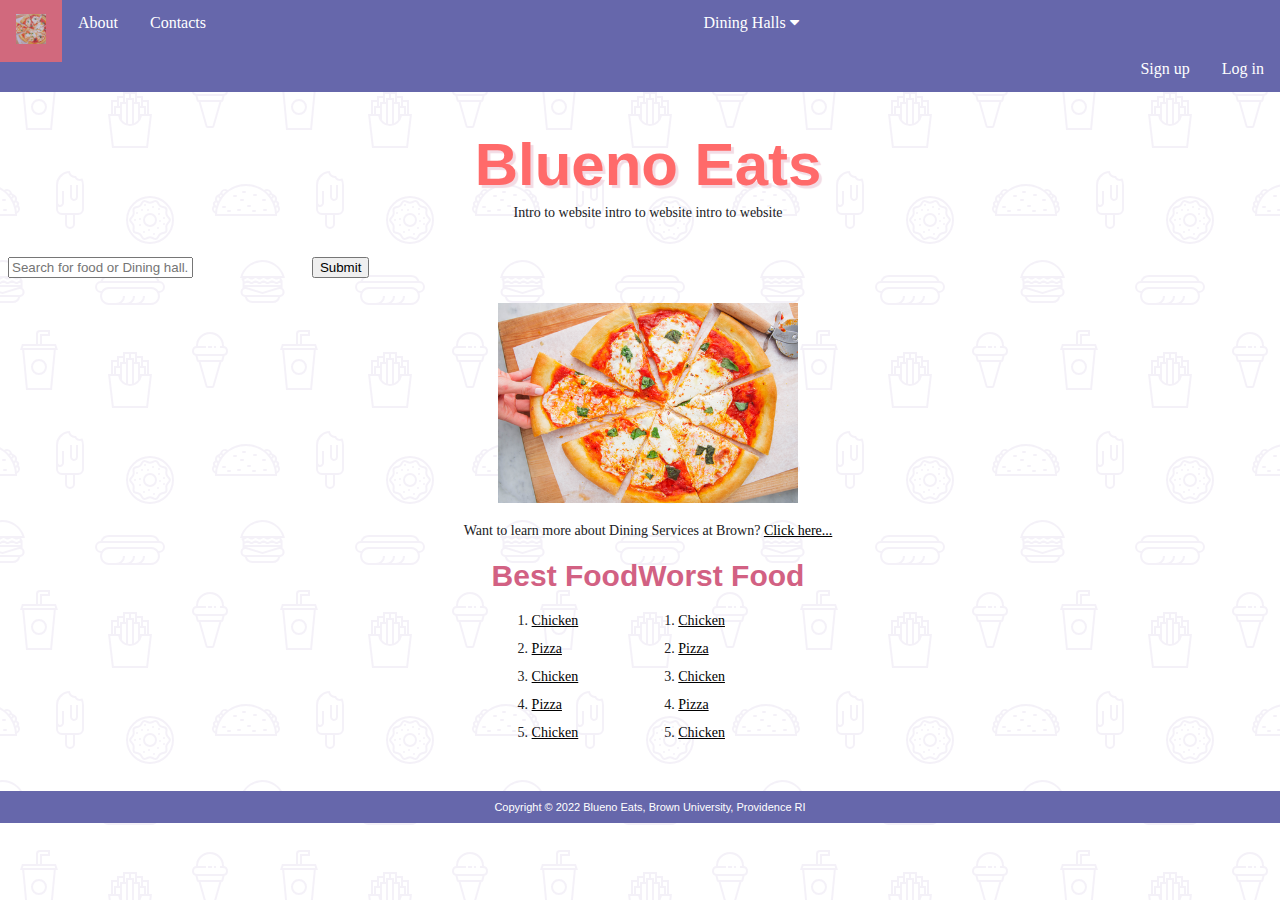
<file: index.html>
<!DOCTYPE html>
<html>
  <head>
    <meta charset="utf-8">
    <title> Blueno Eats Website </title>
    <link rel="stylesheet" href="https://cdnjs.cloudflare.com/ajax/libs/font-awesome/4.7.0/css/font-awesome.min.css">
    <link href="styles/main.css" rel="stylesheet" type="text/css">
    <link href="styles/navigation.css" rel="stylesheet" type="text/css">
    <link href="styles/info.css" rel="stylesheet" type="text/css">
    <link href="styles/ranking.css" rel="stylesheet" type="text/css">
    <link href="styles/search.css" rel="stylesheet" type="text/css">
    <link href="styles/slideshow.css" rel="stylesheet" type="text/css">

    <script src="scripts/main.js" type="text/javascript"></script>

  </head>
  
  <body>
    <div class="nav">
      <!-- TODO: add logo -->
      <a href="index.html" class="nav-home nav-left">
        <img src="img/placeholding.png" class="nav-logo" alt="Navigation Logo">
      </a>
      <a href="about.html" class="nav-left nav-hide"> About</a></li>
      <a href="contact.html" class="nav-left nav-hide"> Contacts</a></li>
      <div class="dropdown" class="nav-left">
        <button class="dropbtn">Dining Halls 
          <i class="fa fa-caret-down"></i>
        </button>
        <div class="dropdown-content">
          <a href="dining.html">Sharpe Refectory</a>
          <a href="dining.html">Andrews Commons</a>
          <a href="dining.html">Verney-Woolley</a>
          <a href="dining.html">Ivy Room</a>
          <a href="dining.html">Josiah's</a>
        </div>
      </div>

      <a href="log in link" class="nav-right"> Log in</a></li>
      <a href="sign up link" class="nav-right"> Sign up</a></li>
      <!-- TODO: Profile manage page -->
    </div>

    <h1> Blueno Eats</h1>
    <p class="brief-content"> Intro to website intro to website intro to website</p>

    <!-- TODO: Implement action -->

    <form autocomplete="off" action="/action_page.php">
      <div class="autocomplete" style="width:300px;">
        <input id="myInput" type="text" name="search-bar" placeholder="Search for food or Dining hall...">
        <script src="scripts/search.js" type="text/javascript"></script>
      </div>
      <input type="submit">
    </form>

    <!-- TODO: Cartoon image -->
    <img src="img/placeholding.png" class="cartoon" alt="Cartoon image">
  
    <div class="additional-content">
      <p> Want to learn more about Dining Services at Brown? 
        <a href="https://dining.brown.edu/" target="_blank">Click here...</a>
      </p>
    </div>
    
    <div class="rank">
      <div class="flex-item flex-left">
        <h2> Best Food</h2>
        <ol>
          <li><a href="food.html"> Chicken</a></li>
          <li><a href="food.html"> Pizza</a></li>
          <li><a href="chicken page"> Chicken</a></li>
          <li><a href="pizza page"> Pizza</a></li>
          <li><a href="chicken page"> Chicken</a></li>
        </ol>
      </div>
      <div class="flex-item flex-right">
      <h2> Worst Food </h2>
        <ol>
          <li><a href="food.html"> Chicken</a></li>
          <li><a href="food.html"> Pizza</a></li>
          <li><a href="chicken page"> Chicken</a></li>
          <li><a href="pizza page"> Pizza</a></li>
          <li><a href="chicken page"> Chicken</a></li>
        </ol>
      </div>
    </div>
  <footer> Copyright © 2022 Blueno Eats, Brown University, Providence RI</footer>
  </body>
  
</html>
</file>
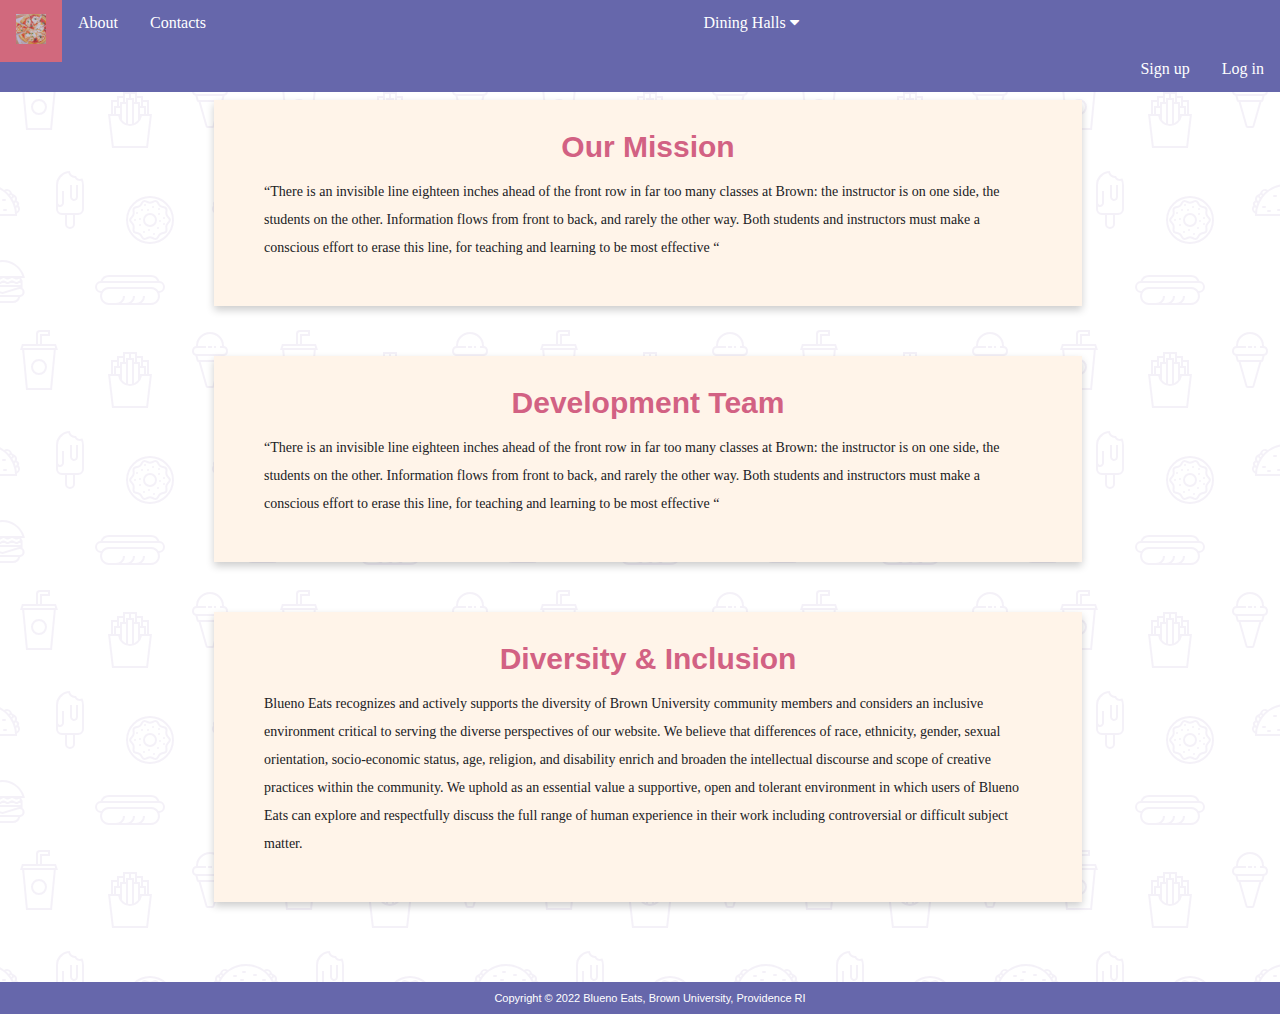
<file: about.html>
<!DOCTYPE html>
<html>
    <head>
        <meta charset="utf-8">
        <title> Blueno Eats Website </title>
        <link rel="stylesheet" href="https://cdnjs.cloudflare.com/ajax/libs/font-awesome/4.7.0/css/font-awesome.min.css">
        <link href="styles/main.css" rel="stylesheet" type="text/css">
        <link href="styles/navigation.css" rel="stylesheet" type="text/css">
        <link href="styles/info.css" rel="stylesheet" type="text/css">
        <link href="styles/ranking.css" rel="stylesheet" type="text/css">
        <link href="styles/search.css" rel="stylesheet" type="text/css">
    </head>
      
    <body>
    <div class="nav">
        <!-- TODO: add logo -->
        <a href="index.html" class="nav-home nav-left">
        <img src="img/placeholding.png" class="nav-logo" alt="Navigation Logo">
        </a>
        <a href="about.html" class="nav-left nav-hide"> About</a></li>
        <a href="contact.html" class="nav-left nav-hide"> Contacts</a></li>
        <div class="dropdown" class="nav-left">
        <button class="dropbtn">Dining Halls 
            <i class="fa fa-caret-down"></i>
        </button>
        <div class="dropdown-content">
            <a href="dining.html">Sharpe Refectory</a>
            <a href="dining.html">Andrews Commons</a>
            <a href="dining.html">Verney-Woolley</a>
            <a href="dining.html">Ivy Room</a>
            <a href="dining.html">Josiah's</a>
        </div>
        </div>

        <a href="log in link" class="nav-right"> Log in</a></li>
        <a href="sign up link" class="nav-right"> Sign up</a></li>
        <!-- TODO: Profile manage page -->
    </div>

    <div class="about top-blank">
        <h2> Our Mission</h2>
        <p>
            “There is an invisible line eighteen inches ahead of the front row in far too many classes at Brown: 
            the instructor is on one side, the students on the other. Information flows from front to back, 
            and rarely the other way. Both students and instructors must make a conscious effort to erase this line, 
            for teaching and learning to be most effective “
        </p>
    </div>
    <div class="about">
    <h2> Development Team</h2>
        <p>
            “There is an invisible line eighteen inches ahead of the front row in far too many classes at Brown: 
            the instructor is on one side, the students on the other. Information flows from front to back, 
            and rarely the other way. Both students and instructors must make a conscious effort to erase this line, 
            for teaching and learning to be most effective “
        </p>
    </div>
    <div class="about">
        <h2> Diversity & Inclusion</h2>
        <p>
            Blueno Eats recognizes and actively supports the diversity of Brown University community members 
            and considers an inclusive environment critical to serving the diverse perspectives of our website.
            We believe that differences of race, ethnicity, gender, sexual orientation, socio-economic status, age, religion, 
            and disability enrich and broaden the intellectual discourse and scope of creative practices within the community. 
            We uphold as an essential value a supportive, open and tolerant environment in which users of Blueno Eats can explore and
            respectfully discuss the full range of human experience in their work including controversial or difficult subject matter. 
        </p>
    </div>
    
  <footer> Copyright © 2022 Blueno Eats, Brown University, Providence RI</footer>
  </body>
  
</html>
</file>
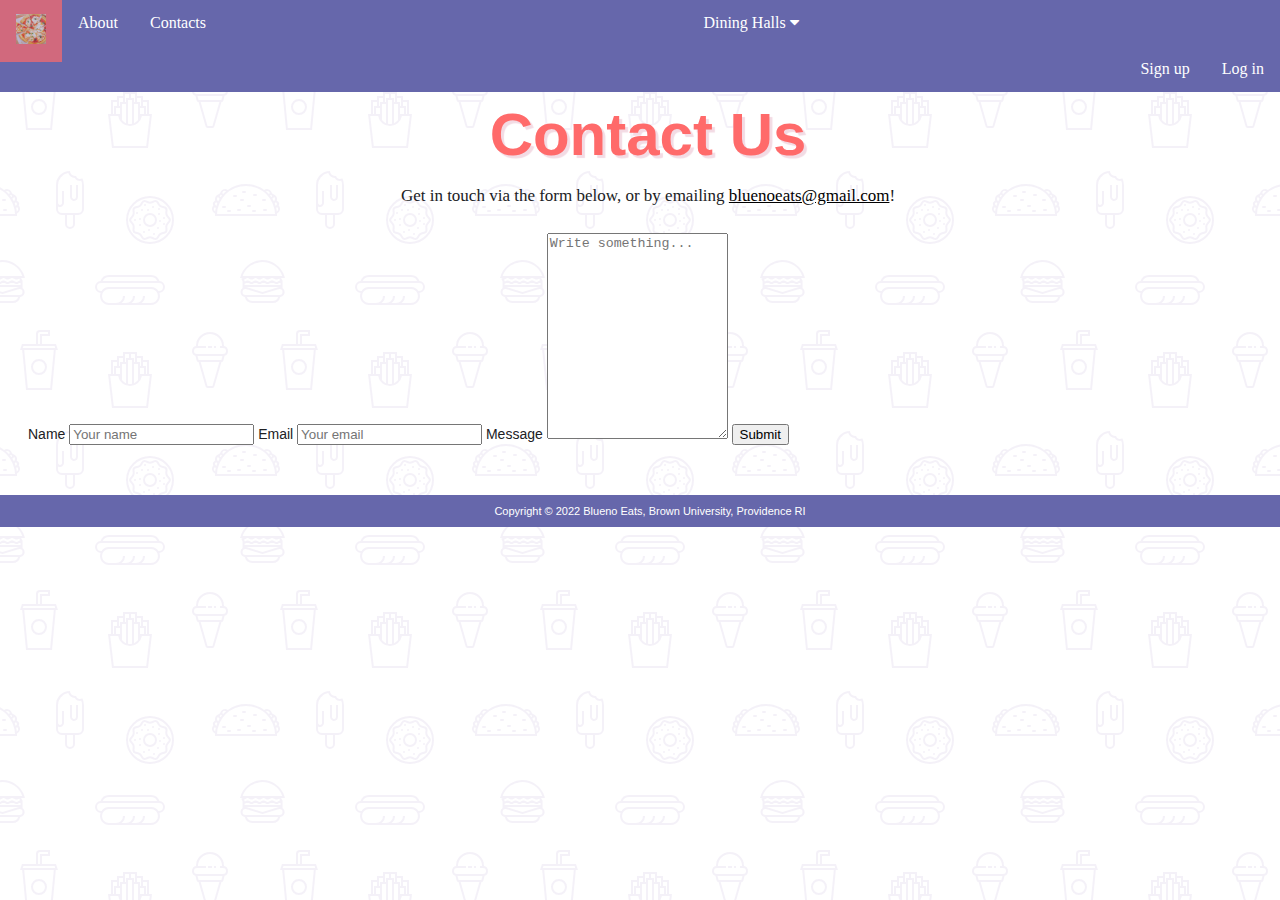
<file: contact.html>
<!DOCTYPE html>
<html>
    <head>
        <meta charset="utf-8">
        <title> Blueno Eats Website </title>
        <link rel="stylesheet" href="https://cdnjs.cloudflare.com/ajax/libs/font-awesome/4.7.0/css/font-awesome.min.css">
        <link href="styles/main.css" rel="stylesheet" type="text/css">
        <link href="styles/navigation.css" rel="stylesheet" type="text/css">
        <link href="styles/info.css" rel="stylesheet" type="text/css">
        <link href="styles/ranking.css" rel="stylesheet" type="text/css">
        <link href="styles/search.css" rel="stylesheet" type="text/css">
    </head>
      
    <body>
    <div class="nav">
        <!-- TODO: add logo -->
        <a href="index.html" class="nav-home nav-left">
        <img src="img/placeholding.png" class="nav-logo" alt="Navigation Logo">
        </a>
        <a href="about.html" class="nav-left nav-hide"> About</a></li>
        <a href="contact.html" class="nav-left nav-hide"> Contacts</a></li>
        <div class="dropdown" class="nav-left">
        <button class="dropbtn">Dining Halls 
            <i class="fa fa-caret-down"></i>
        </button>
        <div class="dropdown-content">
            <a href="dining.html">Sharpe Refectory</a>
            <a href="dining.html">Andrews Commons</a>
            <a href="dining.html">Verney-Woolley</a>
            <a href="dining.html">Ivy Room</a>
            <a href="dining.html">Josiah's</a>
        </div>
        </div>

        <a href="log in link" class="nav-right"> Log in</a></li>
        <a href="sign up link" class="nav-right"> Sign up</a></li>
        <!-- TODO: Profile manage page -->
    </div>

    <h1 id="contact-title"> Contact Us </h1>
    <p id="contact-guide"> Get in touch via the form below, or by emailing
        <a href="mailto:bluenoeats@gmail.com" target="_blank">bluenoeats@gmail.com</a>!</p>
    <div class="contact-container" id="contact-form">
        <form action="action_page.php">
        
            <label for="name">Name</label>
            <input type="text" id="name" name="name" placeholder="Your name">
        
            <label for="email">Email</label>
            <input type="text" id="email" name="email" placeholder="Your email">

        
            <label for="message">Message</label>
            <textarea id="message" name="message" placeholder="Write something..." style="height:200px"></textarea>
        
            <input type="submit" value="Submit">
        
        </form>
        </div>
    
    
    
  <footer> Copyright © 2022 Blueno Eats, Brown University, Providence RI</footer>
  </body>
  
</html>
</file>
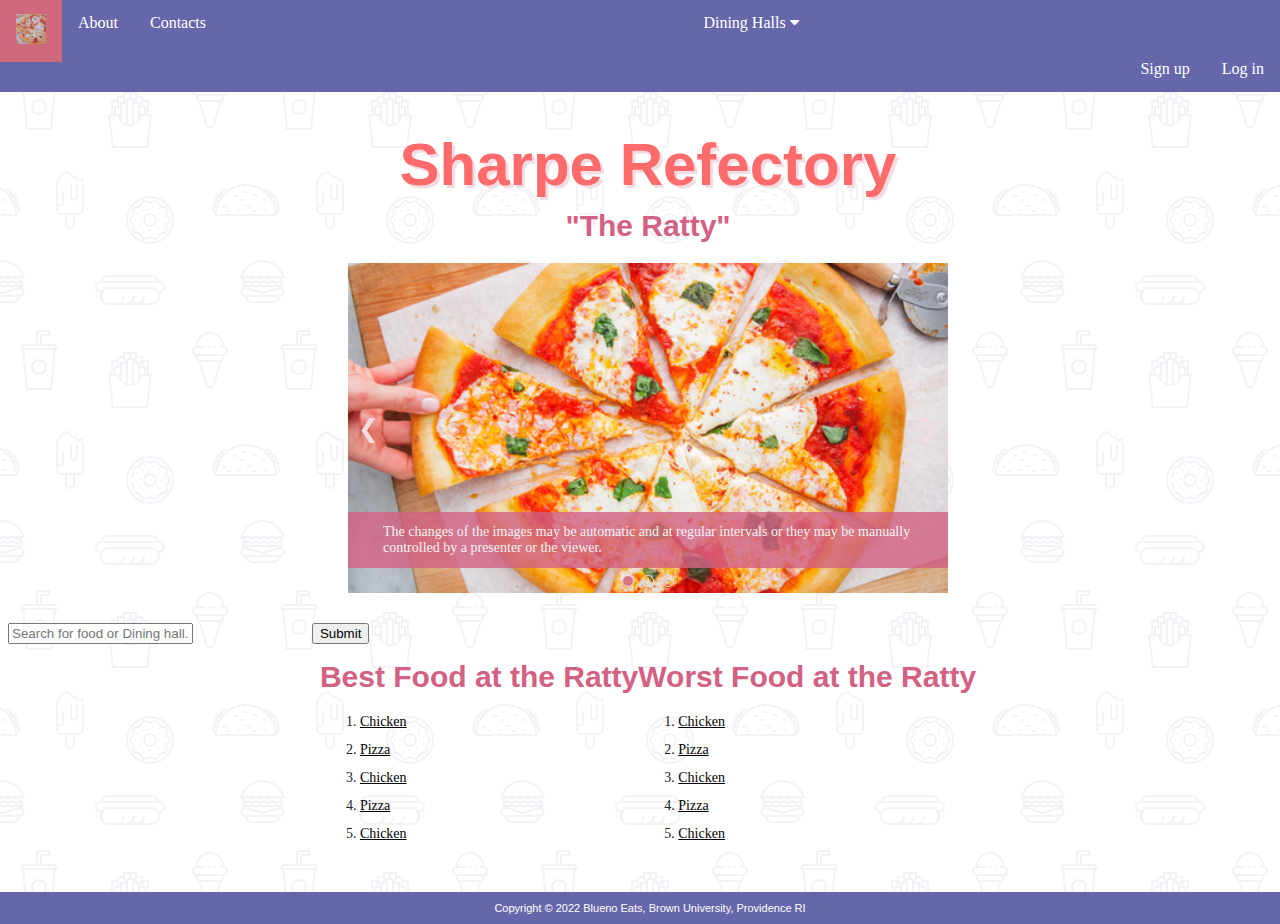
<file: dining.html>
<!DOCTYPE html>
<html>
    <head>
        <meta charset="utf-8">
        <title> Blueno Eats Website </title>
        <link rel="stylesheet" href="https://cdnjs.cloudflare.com/ajax/libs/font-awesome/4.7.0/css/font-awesome.min.css">
        <link href="styles/main.css" rel="stylesheet" type="text/css">
        <link href="styles/navigation.css" rel="stylesheet" type="text/css">
        <link href="styles/info.css" rel="stylesheet" type="text/css">
        <link href="styles/ranking.css" rel="stylesheet" type="text/css">
        <link href="styles/search.css" rel="stylesheet" type="text/css">
        <link href="styles/slideshow.css" rel="stylesheet" type="text/css">

        <script src="scripts/main.js" type="text/javascript"></script>
      </head>
      
      <body>
        <div class="nav">
          <!-- TODO: add logo -->
          <a href="index.html" class="nav-home nav-left">
            <img src="img/placeholding.png" class="nav-logo" alt="Navigation Logo">
          </a>
          <a href="about.html" class="nav-left nav-hide"> About</a></li>
          <a href="contact.html" class="nav-left nav-hide"> Contacts</a></li>
          <div class="dropdown" class="nav-left">
            <button class="dropbtn">Dining Halls 
              <i class="fa fa-caret-down"></i>
            </button>
            <div class="dropdown-content">
              <a href="dining.html">Sharpe Refectory</a>
              <a href="dining.html">Andrews Commons</a>
              <a href="dining.html">Verney-Woolley</a>
              <a href="dining.html">Ivy Room</a>
              <a href="dining.html">Josiah's</a>
            </div>
          </div>
    
          <a href="log in link" class="nav-right"> Log in</a></li>
          <a href="sign up link" class="nav-right"> Sign up</a></li>
          <!-- TODO: Profile manage page -->
        </div>

    <h1> Sharpe Refectory</h1>
    <h2> "The Ratty" </h2>

    <!-- TODO: Dining hall image -->
    <div class="slideshow-container">

        <div class="mySlides fade">
          <img src="img/placeholding.png" class="slide-img">
          <div class="text">The changes of the images may be automatic and at regular intervals or they may be manually controlled by a presenter or the viewer.
            </div>
        </div>
        
        <div class="mySlides fade">
          <img src="img/place2.jpeg" class="slide-img">
          <div class="text">Today in this blog I'll share the image slideshow effect using javascript. In this program, there are five images, and these images automatically change after a certain period. I used JavaScript to change the image after a certain time interval.
          </div>
        </div>
        
        <div class="mySlides fade">
          <img src="img/place3.jpeg" class="slide-img">
          <div class="text">You can copy the codes from the given boxes or download the code files from the given link but I recommend you to download the source code files instead of copying codes because you won't get images if you copy the codes
          </div>
        </div>

        <div class="arrow">
          <div class="arrow-left" onclick="plusDivs(-1)">&#10094;</div>
          <div class="arrow-right" onclick="plusDivs(1)">&#10095;</div>
        </div>

        <div class="dot-container">
          <span class="dot" onclick="currentDiv(1)"></span> 
          <span class="dot" onclick="currentDiv(2)"></span> 
          <span class="dot" onclick="currentDiv(3)"></span> 
      </div>
    </div>
    
    <script src="scripts/main.js" type="text/javascript"></script>
    
    <!-- TODO: Implement action -->
        <form autocomplete="off" action="/action_page.php">
            <div class="autocomplete" style="width:300px;">
                <input id="myInput" type="text" name="search-bar" placeholder="Search for food or Dining hall...">
                <script src="scripts/search.js" type="text/javascript"></script>
            </div>
            <input type="submit">
        </form>

    <br>

    <div class="rank">
      <div class="flex-item flex-left">
        <h2> Best Food at the Ratty</h2>
        <ol>
          <li><a href="chicken page"> Chicken</a></li>
          <li><a href="pizza page"> Pizza</a></li>
          <li><a href="chicken page"> Chicken</a></li>
          <li><a href="pizza page"> Pizza</a></li>
          <li><a href="chicken page"> Chicken</a></li>
        </ol>
      </div>
      <div class="flex-item flex-right">
      <h2> Worst Food at the Ratty </h2>
        <ol>
          <li><a href="food.html"> Chicken</a></li>
          <li><a href="pizza page"> Pizza</a></li>
          <li><a href="chicken page"> Chicken</a></li>
          <li><a href="pizza page"> Pizza</a></li>
          <li><a href="chicken page"> Chicken</a></li>
        </ol>
      </div>
    </div>
  <footer> Copyright © 2022 Blueno Eats, Brown University, Providence RI</footer>
  </body>
  
</html>
</file>
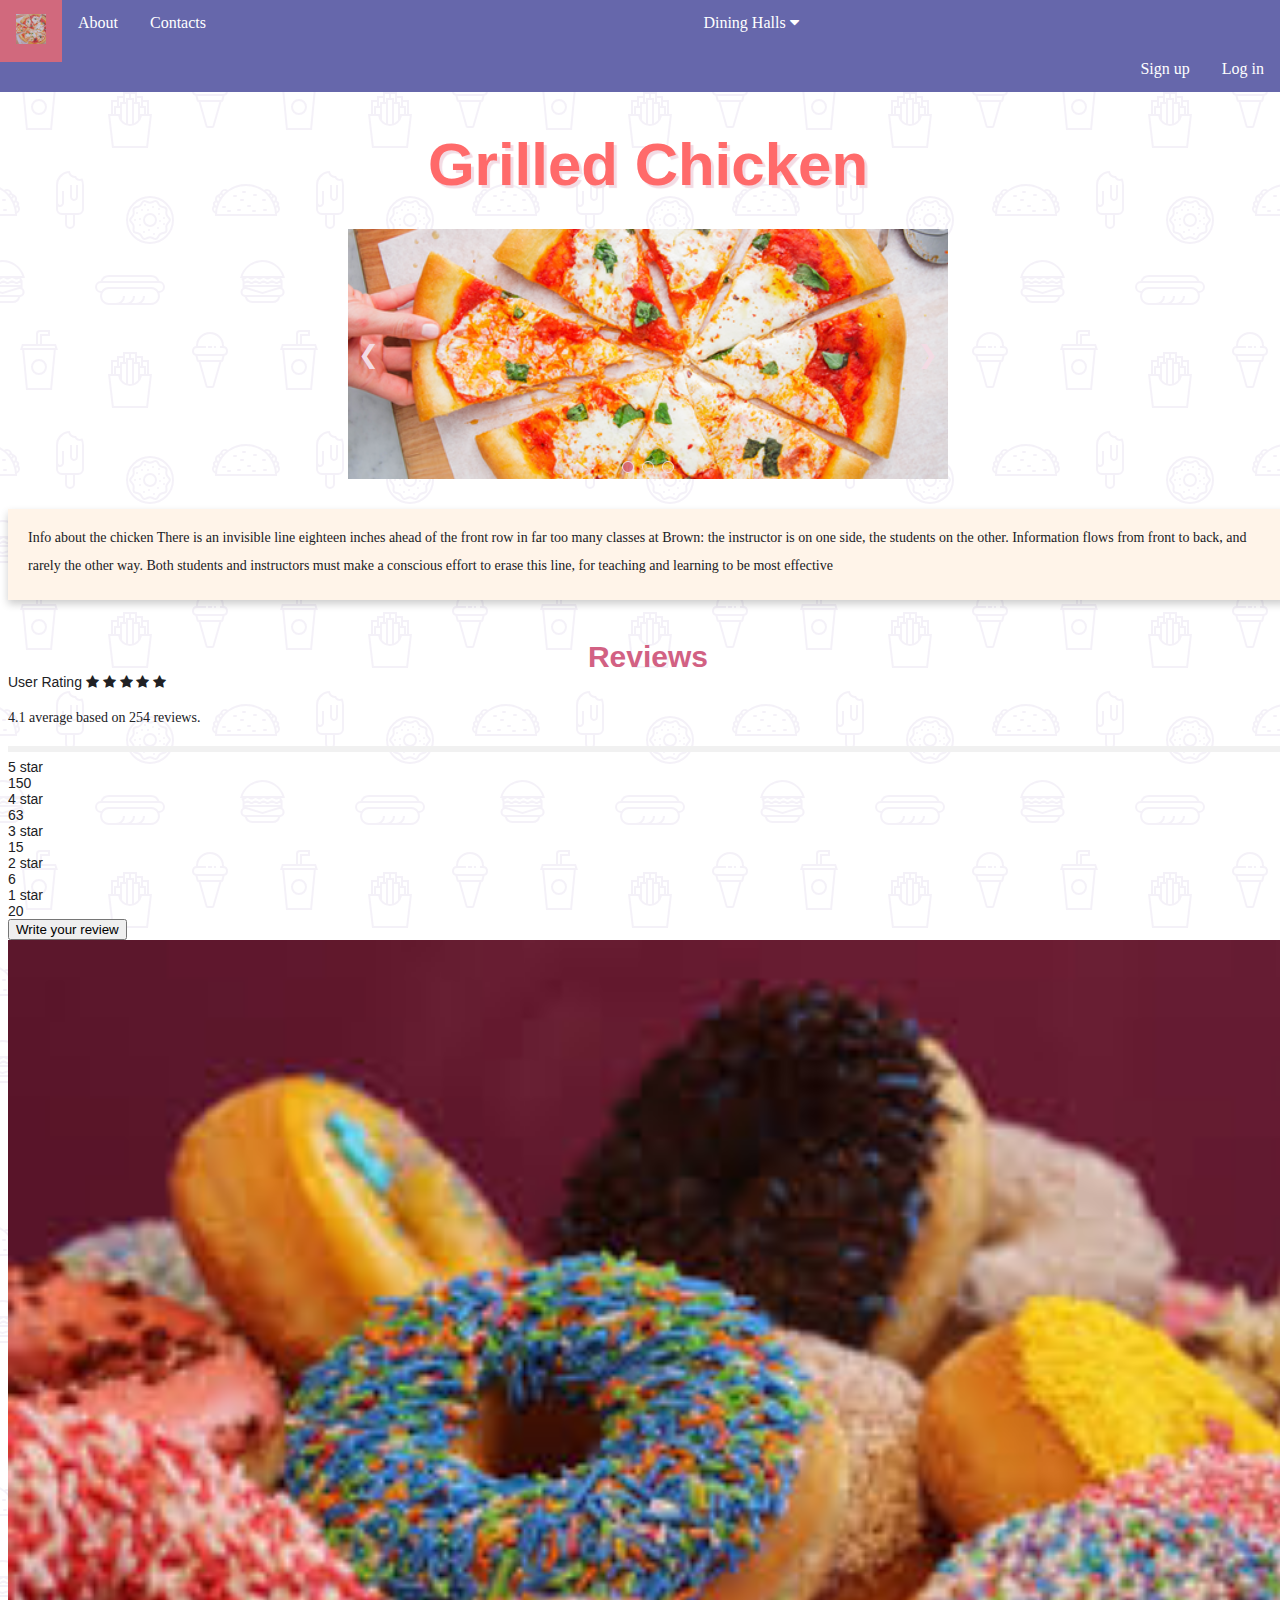
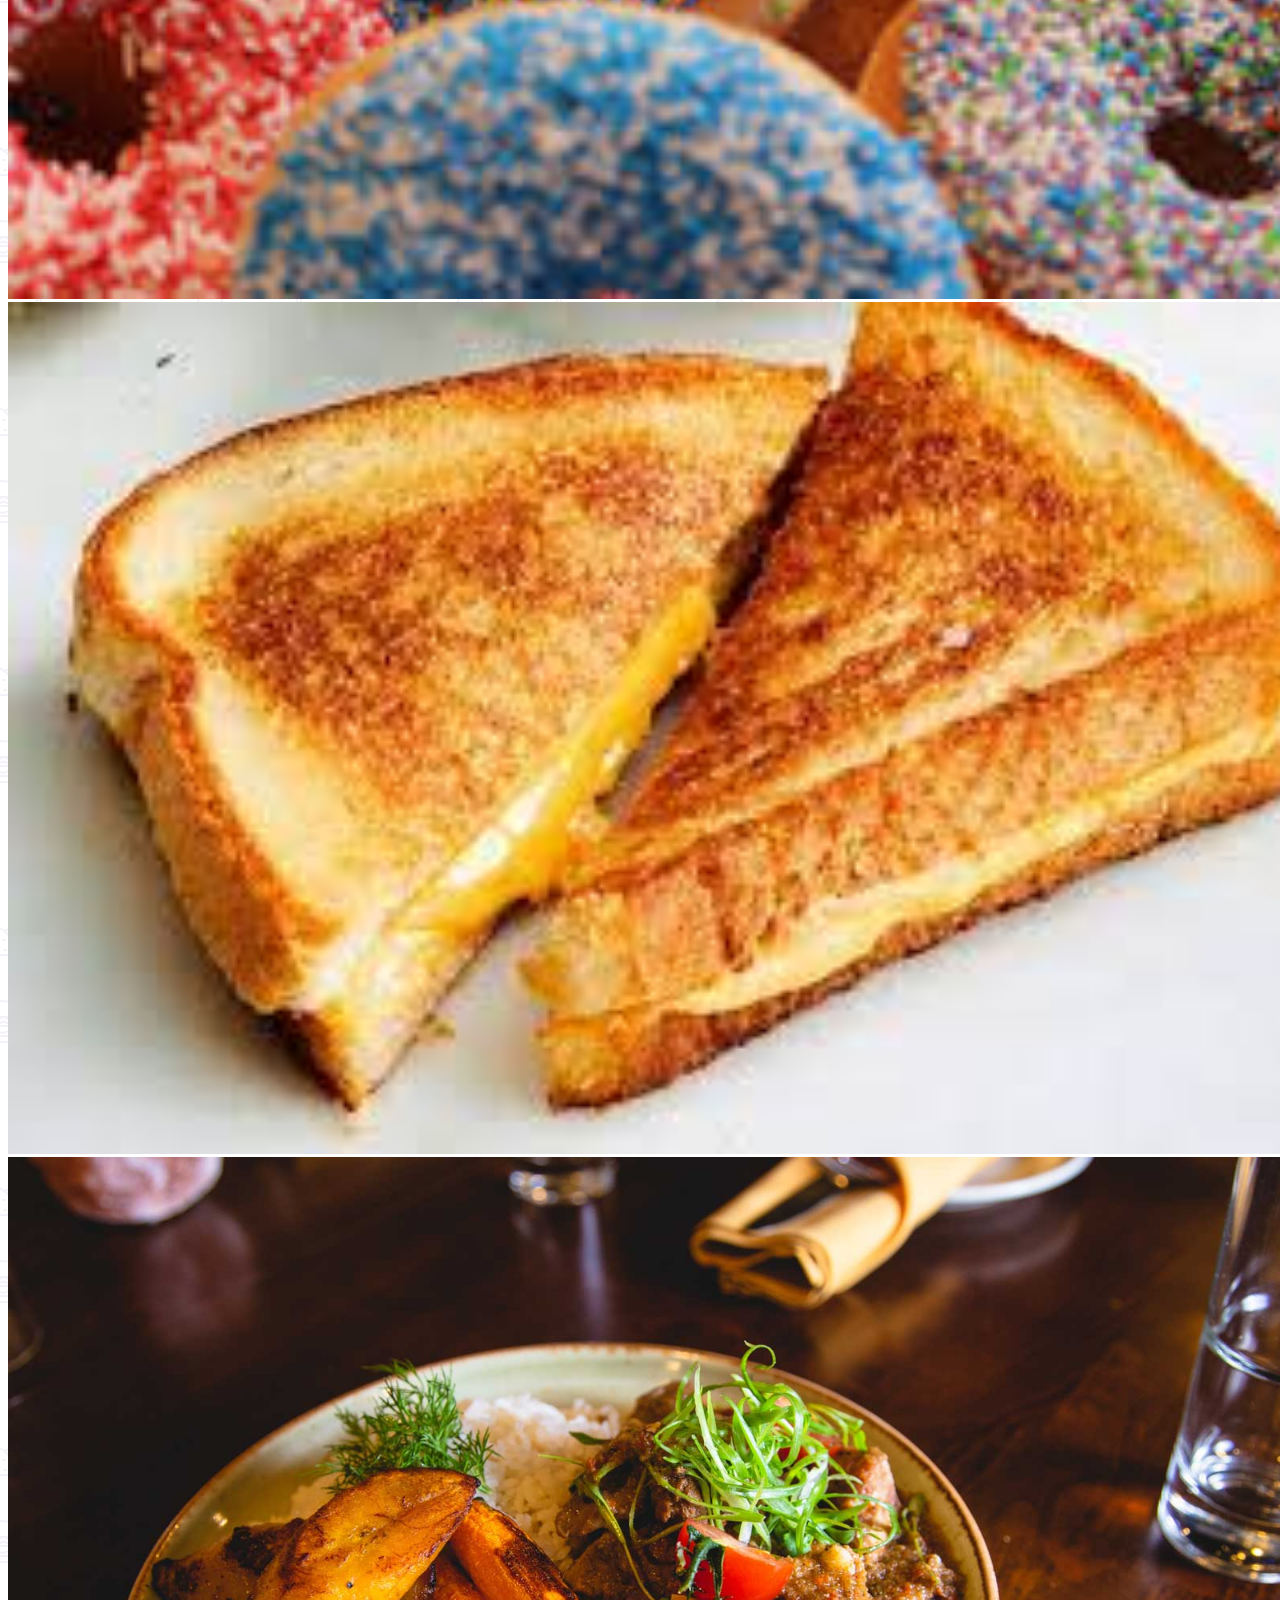
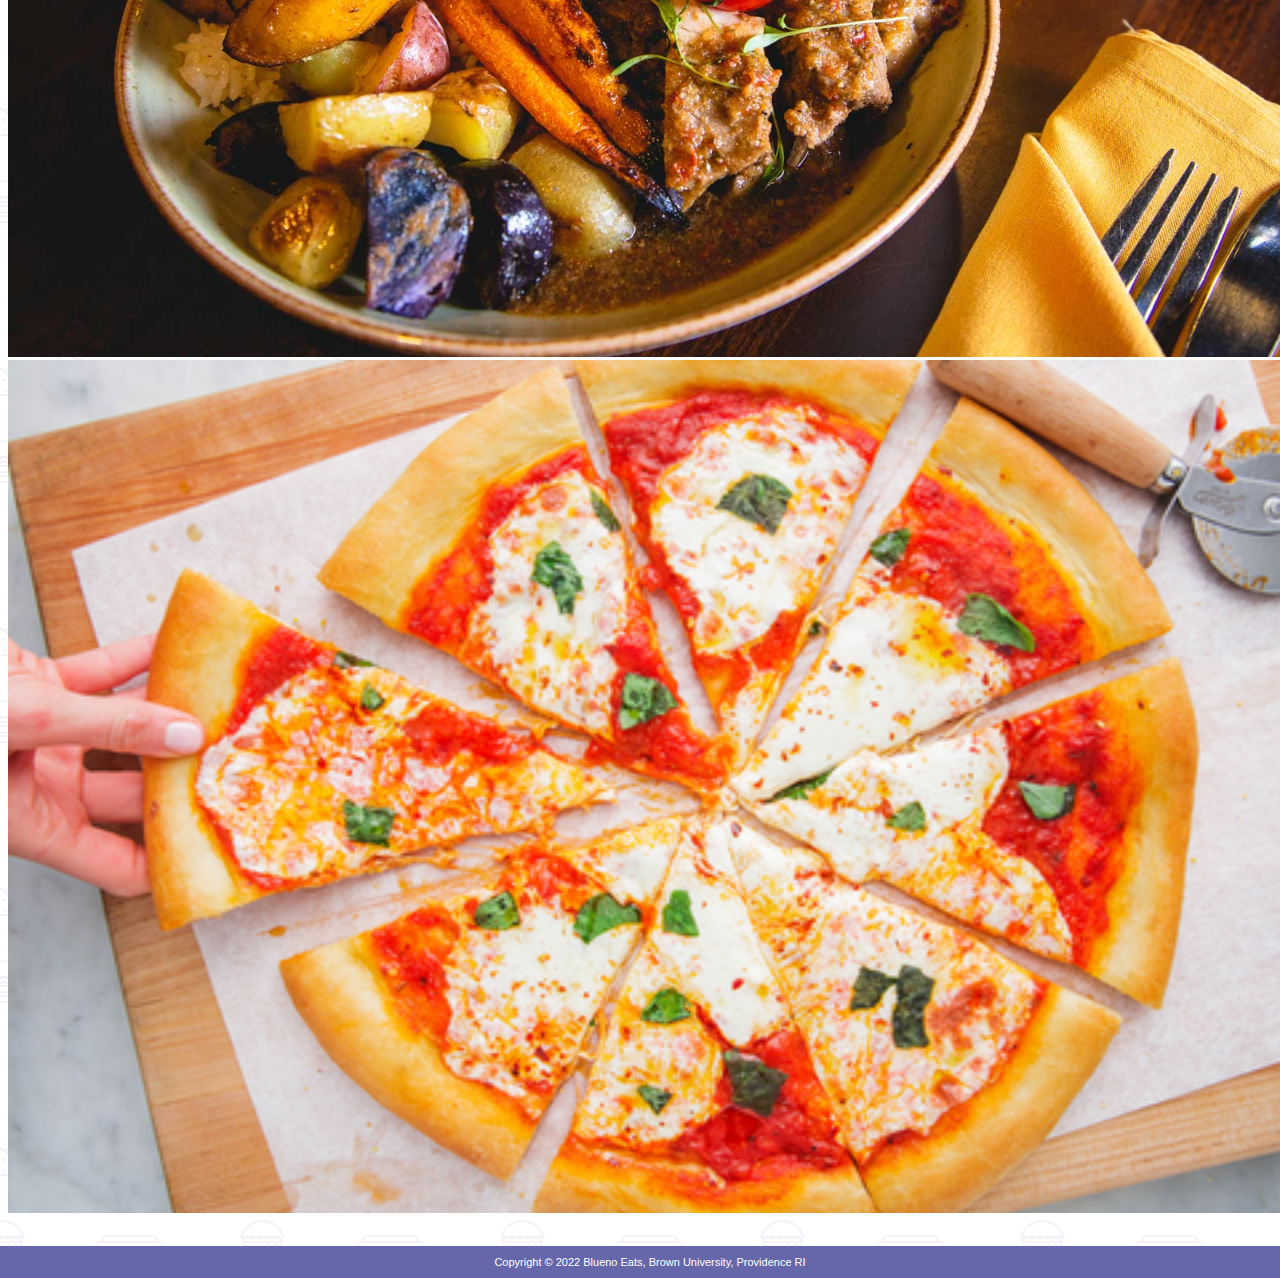
<file: food.html>
<!DOCTYPE html>
<html>
    <head>
        <meta charset="utf-8">
        <title> Blueno Eats Website </title>
        <link rel="stylesheet" href="https://cdnjs.cloudflare.com/ajax/libs/font-awesome/4.7.0/css/font-awesome.min.css">
        <link href="styles/main.css" rel="stylesheet" type="text/css">
        <link href="styles/navigation.css" rel="stylesheet" type="text/css">
        <link href="styles/info.css" rel="stylesheet" type="text/css">
        <link href="styles/ranking.css" rel="stylesheet" type="text/css">
        <link href="styles/search.css" rel="stylesheet" type="text/css">
        <link href="styles/slideshow.css" rel="stylesheet" type="text/css">
        <link href="styles/food.css" rel="stylesheet" type="text/css">
        <link href="styles/modal.css" rel="stylesheet" type="text/css">

        <script src="scripts/auto-slide.js" type="text/javascript"></script>
        <script src="scripts/manual-slide.js" type="text/javascript"></script>
        <script src="scripts/modal.js" type="text/javascript"></script>
    </head>
      
    <body>
    <div class="nav">
        <!-- TODO: add logo -->
        <a href="index.html" class="nav-home nav-left">
        <img src="img/placeholding.png" class="nav-logo" alt="Navigation Logo">
        </a>
        <a href="about.html" class="nav-left nav-hide"> About</a></li>
        <a href="contact.html" class="nav-left nav-hide"> Contacts</a></li>
        <div class="dropdown" class="nav-left">
        <button class="dropbtn">Dining Halls 
            <i class="fa fa-caret-down"></i>
        </button>
        <div class="dropdown-content">
            <a href="dining.html">Sharpe Refectory</a>
            <a href="dining.html">Andrews Commons</a>
            <a href="dining.html">Verney-Woolley</a>
            <a href="dining.html">Ivy Room</a>
            <a href="dining.html">Josiah's</a>
        </div>
        </div>

        <a href="log in link" class="nav-right"> Log in</a></li>
        <a href="sign up link" class="nav-right"> Sign up</a></li>
        <!-- TODO: Profile manage page -->
    </div>

    <div class="food">
        <div class="food-item food-left">
            <h1 id="food-name"> Grilled Chicken </h1>
        </div>
        <div class="food-item food-right slideshow-container">
            <div class="mySlides fade">
                <img src="img/placeholding.png" class="slide-img">
            </div>
            
            <div class="mySlides fade">
                <img src="img/place2.jpeg" class="slide-img">
            </div>
            
            <div class="mySlides fade">
                <img src="img/place3.jpeg" class="slide-img">
            </div>

            <div class="arrow">
                <div class="arrow-left" onclick="plusDivs(-1)">&#10094;</div>
                <div class="arrow-right" onclick="plusDivs(1)">&#10095;</div>
            </div>

            <div class="dot-container">
                <span class="dot" onclick="currentDiv(1)"></span> 
                <span class="dot" onclick="currentDiv(2)"></span> 
                <span class="dot" onclick="currentDiv(3)"></span> 
            </div>
            <script src="scripts/auto-slide.js" type="text/javascript"></script>
        </div>
    </div>
        
     <p class="food-intro"> Info about the chicken
        There is an invisible line eighteen inches ahead of the front row in far too many classes at Brown: 
        the instructor is on one side, the students on the other. Information flows from front to back, 
        and rarely the other way. Both students and instructors must make a conscious effort to erase this line, 
        for teaching and learning to be most effective
     </p>

     <div class="review">
        <h2> Reviews</h2>
        <div class="rate">
            <span class="heading">User Rating</span>
            <span class="fa fa-star checked"></span>
            <span class="fa fa-star checked"></span>
            <span class="fa fa-star checked"></span>
            <span class="fa fa-star checked"></span>
            <span class="fa fa-star"></span>
            <p>4.1 average based on 254 reviews.</p>
            <hr style="border:3px solid #f1f1f1">

            <div class="row">
            <div class="side">
                <div>5 star</div>
            </div>
            <div class="middle">
                <div class="bar-container">
                <div class="bar-5"></div>
                </div>
            </div>
            <div class="side right">
                <div>150</div>
            </div>
            <div class="side">
                <div>4 star</div>
            </div>
            <div class="middle">
                <div class="bar-container">
                <div class="bar-4"></div>
                </div>
            </div>
            <div class="side right">
                <div>63</div>
            </div>
            <div class="side">
                <div>3 star</div>
            </div>
            <div class="middle">
                <div class="bar-container">
                <div class="bar-3"></div>
                </div>
            </div>
            <div class="side right">
                <div>15</div>
            </div>
            <div class="side">
                <div>2 star</div>
            </div>
            <div class="middle">
                <div class="bar-container">
                <div class="bar-2"></div>
                </div>
            </div>
            <div class="side right">
                <div>6</div>
            </div>
            <div class="side">
                <div>1 star</div>
            </div>
            <div class="middle">
                <div class="bar-container">
                <div class="bar-1"></div>
                </div>
            </div>
            <div class="side right">
                <div>20</div>
            </div>
            </div>
        </div>
    </div>

    <button id="myBtn"> Write your review </button>

    <div class="food-imgs">
        <div class="food-imgs-row">
            <div class="food-imgs-col">
              <img src="img/place4.jpeg" style="width:100%" onclick="openModal();currentSlide(1)" class="hover-shadow cursor">
            </div>
            <div class="food-imgs-col">
              <img src="img/place3.jpeg" style="width:100%" onclick="openModal();currentSlide(2)" class="hover-shadow cursor">
            </div>
            <div class="food-imgs-col">
              <img src="img/place2.jpeg" style="width:100%" onclick="openModal();currentSlide(3)" class="hover-shadow cursor">
            </div>
            <div class="food-imgs-col">
              <img src="img/placeholding.png" style="width:100%" onclick="openModal();currentSlide(4)" class="hover-shadow cursor">
            </div>
          </div>
          
          <div id="myModal" class="modal">
            <span class="close" onclick="closeModal()">&times;</span>
            <div class=" modal-content">
          
              <div class="food-imgs-slide">
                <div class="food-imgs-numtext">1 / 4</div>
                <img src="img/place4.jpeg" style="width:100%">
              </div>
          
              <div class="food-imgs-slide">
                <div class="food-imgs-numtext">2 / 4</div>
                <img src="img/place3.jpeg" style="width:100%">
              </div>
          
              <div class="food-imgs-slide">
                <div class="food-imgs-numtext">3 / 4</div>
                <img src="img/place2.jpeg" style="width:100%">
              </div>
              
              <div class="food-imgs-slide">
                <div class="food-imgs-numtext">4 / 4</div>
                <img src="img/placeholding.png" style="width:100%">
              </div>
              
              <a class="food-imgs-prev" onclick="plusSlides(-1)">&#10094;</a>
              <a class="food-imgs-next" onclick="plusSlides(1)">&#10095;</a>
          
              <div class="food-imgs-caption-container">
                <p id="caption"></p>
              </div>
          
              <div class="food-imgs-col">
                <img class="food-imgs-cur cursor" src="img/place4.jpeg" style="width:100%" onclick="currentSlide(1)" alt="Nature and sunrise">
              </div>
              <div class="food-imgs-col">
                <img class="food-imgs-cur cursor" src="img/place3.jpeg" style="width:100%" onclick="currentSlide(2)" alt="Snow">
              </div>
              <div class="food-imgs-col">
                <img class="food-imgs-cur cursor" src="img/place2.jpeg" style="width:100%" onclick="currentSlide(3)" alt="Mountains and fjords">
              </div>
              <div class="food-imgs-col">
                <img class="food-imgs-cur cursor" src="img/placeholding.png" style="width:100%" onclick="currentSlide(4)" alt="Northern Lights">
              </div>
            </div>
          </div>          
    </div>


    
    
  <footer> Copyright © 2022 Blueno Eats, Brown University, Providence RI</footer>
  </body>
  
</html>
</file>
<file: styles/main.css>
/* typography */
html {
  font-size: 14px;
  color: #202124;
  font-family: League Spartan,Helvetica,Arial,sans-serif;
}

body {
  width: 100%;
  background-color: #fff;
  background-image: url("data:image/svg+xml,%3Csvg xmlns='http://www.w3.org/2000/svg' width='260' height='260' viewBox='0 0 260 260'%3E%3Cg fill-rule='evenodd'%3E%3Cg fill='%23ccbee2' fill-opacity='0.21'%3E%3Cpath d='M24.37 16c.2.65.39 1.32.54 2H21.17l1.17 2.34.45.9-.24.11V28a5 5 0 0 1-2.23 8.94l-.02.06a8 8 0 0 1-7.75 6h-20a8 8 0 0 1-7.74-6l-.02-.06A5 5 0 0 1-17.45 28v-6.76l-.79-1.58-.44-.9.9-.44.63-.32H-20a23.01 23.01 0 0 1 44.37-2zm-36.82 2a1 1 0 0 0-.44.1l-3.1 1.56.89 1.79 1.31-.66a3 3 0 0 1 2.69 0l2.2 1.1a1 1 0 0 0 .9 0l2.21-1.1a3 3 0 0 1 2.69 0l2.2 1.1a1 1 0 0 0 .9 0l2.21-1.1a3 3 0 0 1 2.69 0l2.2 1.1a1 1 0 0 0 .86.02l2.88-1.27a3 3 0 0 1 2.43 0l2.88 1.27a1 1 0 0 0 .85-.02l3.1-1.55-.89-1.79-1.42.71a3 3 0 0 1-2.56.06l-2.77-1.23a1 1 0 0 0-.4-.09h-.01a1 1 0 0 0-.4.09l-2.78 1.23a3 3 0 0 1-2.56-.06l-2.3-1.15a1 1 0 0 0-.45-.11h-.01a1 1 0 0 0-.44.1L.9 19.22a3 3 0 0 1-2.69 0l-2.2-1.1a1 1 0 0 0-.45-.11h-.01a1 1 0 0 0-.44.1l-2.21 1.11a3 3 0 0 1-2.69 0l-2.2-1.1a1 1 0 0 0-.45-.11h-.01zm0-2h-4.9a21.01 21.01 0 0 1 39.61 0h-2.09l-.06-.13-.26.13h-32.31zm30.35 7.68l1.36-.68h1.3v2h-36v-1.15l.34-.17 1.36-.68h2.59l1.36.68a3 3 0 0 0 2.69 0l1.36-.68h2.59l1.36.68a3 3 0 0 0 2.69 0L2.26 23h2.59l1.36.68a3 3 0 0 0 2.56.06l1.67-.74h3.23l1.67.74a3 3 0 0 0 2.56-.06zM-13.82 27l16.37 4.91L18.93 27h-32.75zm-.63 2h.34l16.66 5 16.67-5h.33a3 3 0 1 1 0 6h-34a3 3 0 1 1 0-6zm1.35 8a6 6 0 0 0 5.65 4h20a6 6 0 0 0 5.66-4H-13.1z'/%3E%3Cpath id='path6_fill-copy' d='M284.37 16c.2.65.39 1.32.54 2H281.17l1.17 2.34.45.9-.24.11V28a5 5 0 0 1-2.23 8.94l-.02.06a8 8 0 0 1-7.75 6h-20a8 8 0 0 1-7.74-6l-.02-.06a5 5 0 0 1-2.24-8.94v-6.76l-.79-1.58-.44-.9.9-.44.63-.32H240a23.01 23.01 0 0 1 44.37-2zm-36.82 2a1 1 0 0 0-.44.1l-3.1 1.56.89 1.79 1.31-.66a3 3 0 0 1 2.69 0l2.2 1.1a1 1 0 0 0 .9 0l2.21-1.1a3 3 0 0 1 2.69 0l2.2 1.1a1 1 0 0 0 .9 0l2.21-1.1a3 3 0 0 1 2.69 0l2.2 1.1a1 1 0 0 0 .86.02l2.88-1.27a3 3 0 0 1 2.43 0l2.88 1.27a1 1 0 0 0 .85-.02l3.1-1.55-.89-1.79-1.42.71a3 3 0 0 1-2.56.06l-2.77-1.23a1 1 0 0 0-.4-.09h-.01a1 1 0 0 0-.4.09l-2.78 1.23a3 3 0 0 1-2.56-.06l-2.3-1.15a1 1 0 0 0-.45-.11h-.01a1 1 0 0 0-.44.1l-2.21 1.11a3 3 0 0 1-2.69 0l-2.2-1.1a1 1 0 0 0-.45-.11h-.01a1 1 0 0 0-.44.1l-2.21 1.11a3 3 0 0 1-2.69 0l-2.2-1.1a1 1 0 0 0-.45-.11h-.01zm0-2h-4.9a21.01 21.01 0 0 1 39.61 0h-2.09l-.06-.13-.26.13h-32.31zm30.35 7.68l1.36-.68h1.3v2h-36v-1.15l.34-.17 1.36-.68h2.59l1.36.68a3 3 0 0 0 2.69 0l1.36-.68h2.59l1.36.68a3 3 0 0 0 2.69 0l1.36-.68h2.59l1.36.68a3 3 0 0 0 2.56.06l1.67-.74h3.23l1.67.74a3 3 0 0 0 2.56-.06zM246.18 27l16.37 4.91L278.93 27h-32.75zm-.63 2h.34l16.66 5 16.67-5h.33a3 3 0 1 1 0 6h-34a3 3 0 1 1 0-6zm1.35 8a6 6 0 0 0 5.65 4h20a6 6 0 0 0 5.66-4H246.9z'/%3E%3Cpath d='M159.5 21.02A9 9 0 0 0 151 15h-42a9 9 0 0 0-8.5 6.02 6 6 0 0 0 .02 11.96A8.99 8.99 0 0 0 109 45h42a9 9 0 0 0 8.48-12.02 6 6 0 0 0 .02-11.96zM151 17h-42a7 7 0 0 0-6.33 4h54.66a7 7 0 0 0-6.33-4zm-9.34 26a8.98 8.98 0 0 0 3.34-7h-2a7 7 0 0 1-7 7h-4.34a8.98 8.98 0 0 0 3.34-7h-2a7 7 0 0 1-7 7h-4.34a8.98 8.98 0 0 0 3.34-7h-2a7 7 0 0 1-7 7h-7a7 7 0 1 1 0-14h42a7 7 0 1 1 0 14h-9.34zM109 27a9 9 0 0 0-7.48 4H101a4 4 0 1 1 0-8h58a4 4 0 0 1 0 8h-.52a9 9 0 0 0-7.48-4h-42z'/%3E%3Cpath d='M39 115a8 8 0 1 0 0-16 8 8 0 0 0 0 16zm6-8a6 6 0 1 1-12 0 6 6 0 0 1 12 0zm-3-29v-2h8v-6H40a4 4 0 0 0-4 4v10H22l-1.33 4-.67 2h2.19L26 130h26l3.81-40H58l-.67-2L56 84H42v-6zm-4-4v10h2V74h8v-2h-8a2 2 0 0 0-2 2zm2 12h14.56l.67 2H22.77l.67-2H40zm13.8 4H24.2l3.62 38h22.36l3.62-38z'/%3E%3Cpath d='M129 92h-6v4h-6v4h-6v14h-3l.24 2 3.76 32h36l3.76-32 .24-2h-3v-14h-6v-4h-6v-4h-8zm18 22v-12h-4v4h3v8h1zm-3 0v-6h-4v6h4zm-6 6v-16h-4v19.17c1.6-.7 2.97-1.8 4-3.17zm-6 3.8V100h-4v23.8a10.04 10.04 0 0 0 4 0zm-6-.63V104h-4v16a10.04 10.04 0 0 0 4 3.17zm-6-9.17v-6h-4v6h4zm-6 0v-8h3v-4h-4v12h1zm27-12v-4h-4v4h3v4h1v-4zm-6 0v-8h-4v4h3v4h1zm-6-4v-4h-4v8h1v-4h3zm-6 4v-4h-4v8h1v-4h3zm7 24a12 12 0 0 0 11.83-10h7.92l-3.53 30h-32.44l-3.53-30h7.92A12 12 0 0 0 130 126z'/%3E%3Cpath d='M212 86v2h-4v-2h4zm4 0h-2v2h2v-2zm-20 0v.1a5 5 0 0 0-.56 9.65l.06.25 1.12 4.48a2 2 0 0 0 1.94 1.52h.01l7.02 24.55a2 2 0 0 0 1.92 1.45h4.98a2 2 0 0 0 1.92-1.45l7.02-24.55a2 2 0 0 0 1.95-1.52L224.5 96l.06-.25a5 5 0 0 0-.56-9.65V86a14 14 0 0 0-28 0zm4 0h6v2h-9a3 3 0 1 0 0 6H223a3 3 0 1 0 0-6H220v-2h2a12 12 0 1 0-24 0h2zm-1.44 14l-1-4h24.88l-1 4h-22.88zm8.95 26l-6.86-24h18.7l-6.86 24h-4.98zM150 242a22 22 0 1 0 0-44 22 22 0 0 0 0 44zm24-22a24 24 0 1 1-48 0 24 24 0 0 1 48 0zm-28.38 17.73l2.04-.87a6 6 0 0 1 4.68 0l2.04.87a2 2 0 0 0 2.5-.82l1.14-1.9a6 6 0 0 1 3.79-2.75l2.15-.5a2 2 0 0 0 1.54-2.12l-.19-2.2a6 6 0 0 1 1.45-4.46l1.45-1.67a2 2 0 0 0 0-2.62l-1.45-1.67a6 6 0 0 1-1.45-4.46l.2-2.2a2 2 0 0 0-1.55-2.13l-2.15-.5a6 6 0 0 1-3.8-2.75l-1.13-1.9a2 2 0 0 0-2.5-.8l-2.04.86a6 6 0 0 1-4.68 0l-2.04-.87a2 2 0 0 0-2.5.82l-1.14 1.9a6 6 0 0 1-3.79 2.75l-2.15.5a2 2 0 0 0-1.54 2.12l.19 2.2a6 6 0 0 1-1.45 4.46l-1.45 1.67a2 2 0 0 0 0 2.62l1.45 1.67a6 6 0 0 1 1.45 4.46l-.2 2.2a2 2 0 0 0 1.55 2.13l2.15.5a6 6 0 0 1 3.8 2.75l1.13 1.9a2 2 0 0 0 2.5.8zm2.82.97a4 4 0 0 1 3.12 0l2.04.87a4 4 0 0 0 4.99-1.62l1.14-1.9a4 4 0 0 1 2.53-1.84l2.15-.5a4 4 0 0 0 3.09-4.24l-.2-2.2a4 4 0 0 1 .97-2.98l1.45-1.67a4 4 0 0 0 0-5.24l-1.45-1.67a4 4 0 0 1-.97-2.97l.2-2.2a4 4 0 0 0-3.09-4.25l-2.15-.5a4 4 0 0 1-2.53-1.84l-1.14-1.9a4 4 0 0 0-5-1.62l-2.03.87a4 4 0 0 1-3.12 0l-2.04-.87a4 4 0 0 0-4.99 1.62l-1.14 1.9a4 4 0 0 1-2.53 1.84l-2.15.5a4 4 0 0 0-3.09 4.24l.2 2.2a4 4 0 0 1-.97 2.98l-1.45 1.67a4 4 0 0 0 0 5.24l1.45 1.67a4 4 0 0 1 .97 2.97l-.2 2.2a4 4 0 0 0 3.09 4.25l2.15.5a4 4 0 0 1 2.53 1.84l1.14 1.9a4 4 0 0 0 5 1.62l2.03-.87zM152 207a1 1 0 1 1 2 0 1 1 0 0 1-2 0zm6 2a1 1 0 1 1 2 0 1 1 0 0 1-2 0zm-11 1a1 1 0 1 1 2 0 1 1 0 0 1-2 0zm-6 0a1 1 0 1 1 2 0 1 1 0 0 1-2 0zm3-5a1 1 0 1 1 2 0 1 1 0 0 1-2 0zm-8 8a1 1 0 1 1 2 0 1 1 0 0 1-2 0zm3 6a1 1 0 1 1 2 0 1 1 0 0 1-2 0zm0 6a1 1 0 1 1 2 0 1 1 0 0 1-2 0zm4 7a1 1 0 1 1 2 0 1 1 0 0 1-2 0zm5-2a1 1 0 1 1 2 0 1 1 0 0 1-2 0zm5 4a1 1 0 1 1 2 0 1 1 0 0 1-2 0zm4-6a1 1 0 1 1 2 0 1 1 0 0 1-2 0zm6-4a1 1 0 1 1 2 0 1 1 0 0 1-2 0zm-4-3a1 1 0 1 1 2 0 1 1 0 0 1-2 0zm4-3a1 1 0 1 1 2 0 1 1 0 0 1-2 0zm-5-4a1 1 0 1 1 2 0 1 1 0 0 1-2 0zm-24 6a1 1 0 1 1 2 0 1 1 0 0 1-2 0zm16 5a5 5 0 1 0 0-10 5 5 0 0 0 0 10zm7-5a7 7 0 1 1-14 0 7 7 0 0 1 14 0zm86-29a1 1 0 0 0 0 2h2a1 1 0 0 0 0-2h-2zm19 9a1 1 0 0 1 1-1h2a1 1 0 0 1 0 2h-2a1 1 0 0 1-1-1zm-14 5a1 1 0 0 0 0 2h2a1 1 0 0 0 0-2h-2zm-25 1a1 1 0 0 0 0 2h2a1 1 0 0 0 0-2h-2zm5 4a1 1 0 0 0 0 2h2a1 1 0 0 0 0-2h-2zm9 0a1 1 0 0 1 1-1h2a1 1 0 0 1 0 2h-2a1 1 0 0 1-1-1zm15 1a1 1 0 0 1 1-1h2a1 1 0 0 1 0 2h-2a1 1 0 0 1-1-1zm12-2a1 1 0 0 0 0 2h2a1 1 0 0 0 0-2h-2zm-11-14a1 1 0 0 1 1-1h2a1 1 0 0 1 0 2h-2a1 1 0 0 1-1-1zm-19 0a1 1 0 0 0 0 2h2a1 1 0 0 0 0-2h-2zm6 5a1 1 0 0 1 1-1h2a1 1 0 0 1 0 2h-2a1 1 0 0 1-1-1zm-25 15c0-.47.01-.94.03-1.4a5 5 0 0 1-1.7-8 3.99 3.99 0 0 1 1.88-5.18 5 5 0 0 1 3.4-6.22 3 3 0 0 1 1.46-1.05 5 5 0 0 1 7.76-3.27A30.86 30.86 0 0 1 246 184c6.79 0 13.06 2.18 18.17 5.88a5 5 0 0 1 7.76 3.27 3 3 0 0 1 1.47 1.05 5 5 0 0 1 3.4 6.22 4 4 0 0 1 1.87 5.18 4.98 4.98 0 0 1-1.7 8c.02.46.03.93.03 1.4v1h-62v-1zm.83-7.17a30.9 30.9 0 0 0-.62 3.57 3 3 0 0 1-.61-4.2c.37.28.78.49 1.23.63zm1.49-4.61c-.36.87-.68 1.76-.96 2.68a2 2 0 0 1-.21-3.71c.33.4.73.75 1.17 1.03zm2.32-4.54c-.54.86-1.03 1.76-1.49 2.68a3 3 0 0 1-.07-4.67 3 3 0 0 0 1.56 1.99zm1.14-1.7c.35-.5.72-.98 1.1-1.46a1 1 0 1 0-1.1 1.45zm5.34-5.77c-1.03.86-2 1.79-2.9 2.77a3 3 0 0 0-1.11-.77 3 3 0 0 1 4-2zm42.66 2.77c-.9-.98-1.87-1.9-2.9-2.77a3 3 0 0 1 4.01 2 3 3 0 0 0-1.1.77zm1.34 1.54c.38.48.75.96 1.1 1.45a1 1 0 1 0-1.1-1.45zm3.73 5.84c-.46-.92-.95-1.82-1.5-2.68a3 3 0 0 0 1.57-1.99 3 3 0 0 1-.07 4.67zm1.8 4.53c-.29-.9-.6-1.8-.97-2.67.44-.28.84-.63 1.17-1.03a2 2 0 0 1-.2 3.7zm1.14 5.51c-.14-1.21-.35-2.4-.62-3.57.45-.14.86-.35 1.23-.63a2.99 2.99 0 0 1-.6 4.2zM275 214a29 29 0 0 0-57.97 0h57.96zM72.33 198.12c-.21-.32-.34-.7-.34-1.12v-12h-2v12a4.01 4.01 0 0 0 7.09 2.54c.57-.69.91-1.57.91-2.54v-12h-2v12a1.99 1.99 0 0 1-2 2 2 2 0 0 1-1.66-.88zM75 176c.38 0 .74-.04 1.1-.12a4 4 0 0 0 6.19 2.4A13.94 13.94 0 0 1 84 185v24a6 6 0 0 1-6 6h-3v9a5 5 0 1 1-10 0v-9h-3a6 6 0 0 1-6-6v-24a14 14 0 0 1 14-14 5 5 0 0 0 5 5zm-17 15v12a1.99 1.99 0 0 0 1.22 1.84 2 2 0 0 0 2.44-.72c.21-.32.34-.7.34-1.12v-12h2v12a3.98 3.98 0 0 1-5.35 3.77 3.98 3.98 0 0 1-.65-.3V209a4 4 0 0 0 4 4h16a4 4 0 0 0 4-4v-24c.01-1.53-.23-2.88-.72-4.17-.43.1-.87.16-1.28.17a6 6 0 0 1-5.2-3 7 7 0 0 1-6.47-4.88A12 12 0 0 0 58 185v6zm9 24v9a3 3 0 1 0 6 0v-9h-6z'/%3E%3Cpath d='M-17 191a1 1 0 0 0 0 2h2a1 1 0 0 0 0-2h-2zm19 9a1 1 0 0 1 1-1h2a1 1 0 0 1 0 2H3a1 1 0 0 1-1-1zm-14 5a1 1 0 0 0 0 2h2a1 1 0 0 0 0-2h-2zm-25 1a1 1 0 0 0 0 2h2a1 1 0 0 0 0-2h-2zm5 4a1 1 0 0 0 0 2h2a1 1 0 0 0 0-2h-2zm9 0a1 1 0 0 1 1-1h2a1 1 0 0 1 0 2h-2a1 1 0 0 1-1-1zm15 1a1 1 0 0 1 1-1h2a1 1 0 0 1 0 2h-2a1 1 0 0 1-1-1zm12-2a1 1 0 0 0 0 2h2a1 1 0 0 0 0-2H4zm-11-14a1 1 0 0 1 1-1h2a1 1 0 0 1 0 2h-2a1 1 0 0 1-1-1zm-19 0a1 1 0 0 0 0 2h2a1 1 0 0 0 0-2h-2zm6 5a1 1 0 0 1 1-1h2a1 1 0 0 1 0 2h-2a1 1 0 0 1-1-1zm-25 15c0-.47.01-.94.03-1.4a5 5 0 0 1-1.7-8 3.99 3.99 0 0 1 1.88-5.18 5 5 0 0 1 3.4-6.22 3 3 0 0 1 1.46-1.05 5 5 0 0 1 7.76-3.27A30.86 30.86 0 0 1-14 184c6.79 0 13.06 2.18 18.17 5.88a5 5 0 0 1 7.76 3.27 3 3 0 0 1 1.47 1.05 5 5 0 0 1 3.4 6.22 4 4 0 0 1 1.87 5.18 4.98 4.98 0 0 1-1.7 8c.02.46.03.93.03 1.4v1h-62v-1zm.83-7.17a30.9 30.9 0 0 0-.62 3.57 3 3 0 0 1-.61-4.2c.37.28.78.49 1.23.63zm1.49-4.61c-.36.87-.68 1.76-.96 2.68a2 2 0 0 1-.21-3.71c.33.4.73.75 1.17 1.03zm2.32-4.54c-.54.86-1.03 1.76-1.49 2.68a3 3 0 0 1-.07-4.67 3 3 0 0 0 1.56 1.99zm1.14-1.7c.35-.5.72-.98 1.1-1.46a1 1 0 1 0-1.1 1.45zm5.34-5.77c-1.03.86-2 1.79-2.9 2.77a3 3 0 0 0-1.11-.77 3 3 0 0 1 4-2zm42.66 2.77c-.9-.98-1.87-1.9-2.9-2.77a3 3 0 0 1 4.01 2 3 3 0 0 0-1.1.77zm1.34 1.54c.38.48.75.96 1.1 1.45a1 1 0 1 0-1.1-1.45zm3.73 5.84c-.46-.92-.95-1.82-1.5-2.68a3 3 0 0 0 1.57-1.99 3 3 0 0 1-.07 4.67zm1.8 4.53c-.29-.9-.6-1.8-.97-2.67.44-.28.84-.63 1.17-1.03a2 2 0 0 1-.2 3.7zm1.14 5.51c-.14-1.21-.35-2.4-.62-3.57.45-.14.86-.35 1.23-.63a2.99 2.99 0 0 1-.6 4.2zM15 214a29 29 0 0 0-57.97 0h57.96z'/%3E%3C/g%3E%3C/g%3E%3C/svg%3E");
}

h1 {
  font-size: 60px;
  text-align: center;
  margin: 100px 0px auto;
  padding: 10px 0;
  padding-top: 30px;
  color: #ff6a6a;
  text-shadow: 3px 3px 1px #f3dbe4;
  
}

h2 {
  font-size: 30px;
  text-align: center;
  margin: 0 auto;
  color: #d26183;
}

h3 {
  font-size: 20px;
  color: #d26183;
}

p, li {
  font-family: LibreBaskerville-Regular, Palatino Linotype,Times New Roman,serif;
  font-size: 14px;
  line-height: 2;
}

a {
  color: black;
}

a:hover {
  color: #ff6a6a;
}


@media (max-width: 900px) {
  h1 {
    font-size: 45px;
    padding-top: 10px;
  }
  
  h2 {
    font-size: 25px;
  }
  
  h3 {
    font-size: 15px;
  }
}    

@media (max-width: 480px) {
  h1 {
    font-size: 40px;
    width: 60%;
    margin: 0px auto;
    margin-top: 60px;
    line-height: 1;
  }

  p{
    line-height: 1.3;
  }
}
</file>
<file: styles/navigation.css>
/* navigation bar */
.nav {
    margin-top: 0;
    top: 0;
    left: 0;
    position: fixed;
    width: 100%;
    z-index: 10;
    background-color: #6667ab;
    font-family: LibreBaskerville-Regular, Palatino Linotype,Times New Roman,serif;
}

/* Style the links inside the navigation bar */
.nav a {
    font-size: 16px;
    color: white;
    text-align: center;
    padding: 14px 16px;
    text-decoration: none;
}

.nav img{
    object-fit: cover;
    width: 30px;
    height: 30px;
}

/* .nav-home {
    width: 30px;
    height: 30px;
    margin: 10px;
    padding: 0px !important;
} */

/* Style the "active" element to highlight the current page */
.nav a.active {
    background-color: #d26183;
    color: white;
}

/* The dropdown container */
.dropdown {
    overflow: hidden;
}
  
/* Dropdown button */
.dropdown .dropbtn {
    font-size: 16px;
    border: none;
    outline: none;
    color: white;
    padding: 14px 16px;
    background-color: inherit;
    font-family: inherit; /* Important for vertical align on mobile phones */
    margin: 0; /* Important for vertical align on mobile phones */
    width: 100%;
}

/* Add a red background color to navbar links on hover */
.nav a:hover, .dropdown:hover, .dropbtn {
    background-color: #ff6a6a;
}

/* Dropdown content (hidden by default) */
.dropdown-content {
    display: none;
    position: absolute;
    background-color: white;
    min-width: 160px;
    box-shadow: 0px 8px 16px 0px rgba(0,0,0,0.2);
    z-index: 1;
}

/* Links inside the dropdown */
.dropdown-content a {
    float: none;
    color: black;
    font-size: 14px;
    padding: 12px 16px;
    text-decoration: none;
    display: block;
    text-align: left;
}

/* Add a grey background color to dropdown links on hover */
.dropdown-content a:hover {
    background-color: #ddd;
}

/* Show the dropdown menu on hover */
.dropdown:hover .dropdown-content {
    display: block;
}

.setting {
    right: 0;
}

.menu {
    display: none;
    font-size: 16px;
    color: white;
    text-align: center;
    padding: 14px 16px;
    text-decoration: none;
}

/* footer */
footer {
    display: block;
    overflow: hidden;
    width: 100%;
    position: absolute;
    bottom: 30;
    left: 0;
    margin-top: 30px;
    padding: 10px;
    background-color: #6667ab;
    text-align: center;
    font-size: 11px;
    color:white;
}

.mini-footer {
    display: none;
}



.nav-left {
    float: left;
}

.nav-right {
    float: right;
}


@media (max-width: 600px) {
    .nav-hide {
      display: none;
    }
}

@media screen and (max-width: 480px) {
    .nav a:not(:first-child), .nav .dropdown {
        display: none;
    }

    .nav a.menu {
        float: right;
        display: block;
    }

    .long-footer {
        display: none;
    }

    .mini-footer{
        display: block;
    }
}

@media screen and (max-width: 480px) {
    .nav.responsive {
        position: relative;
    }

    .nav.responsive .menu {
        position: absolute;
        right: 0;
        top: 0;
    }

    .nav.responsive a {
        display: block;
        text-align: left;
    }

    .nav.responsive .dropdown, .nav.responsive .dropbtn{
        display: block;
        width: 100%;
        text-align: left;
    }

    .nav.responsive .dropdown-content {
        position: relative;
        background-color: #8a8bbe;
        text-align: left;
    }

    .dropdown-content a:hover {
        background-color: #7475ad;
    }

    .nav.responsive .dropdown-content a{
        color: white;
    }

    .nav.responsive .nav-left, .nav.responsive .nav-right {
        float: none;
    }
}


/* .log-btn {
    display: block;
    float: none;
    font-size: 14px;
    padding: 12px 16px;
    font-family: LibreBaskerville-Regular, Palatino Linotype,Times New Roman,serif;
    color: black;
    background-color: white;
    text-align: left;
    text-decoration: none;
    border: none;
    outline: none;
}

.log-btn:hover {
    background-color: #ddd;
    cursor: pointer;
} */

.alert {
    position: absolute;
    top: 10%;
    left: 50%;
    transform: translateX(-50%);
    padding: 15px;
    background-color: #ee81a1; /* Red */
    color: white;
    border-radius: 5px;
    width: 75%;
    max-width: 800px;
    margin: 0 auto;
    z-index: 100;
    opacity: 1;
  }
  
  .alert p{
    margin: 0;
  }
  
  /* The close button */
  .closebtn {
    margin-left: 15px;
    color: white;
    font-weight: bold;
    float: right;
    font-size: 22px;
    line-height: 20px;
    cursor: pointer;
    transition: 0.3s;
  }
</file>
<file: styles/info.css>
/* elements */
.logo {
    display: block;
    width: 80%;
    max-width: 280px;
    margin: 20px auto;
    margin-top: 100px;
    text-align: center;
}

.cartoon {
    width: 100%;
    max-width: 300px;
    display: block;
    margin: 25px auto 0px;
  }
  
.brief-content {
    display: block;
    margin: 0 auto;
    width: 80%;
    margin-top: -10px;
    margin-bottom: 30px;
    text-align: center;
}

.additional-content {
    display: block;
    margin: 0 auto;
    text-align: center;
}

.about {
    width: 60%;
    margin: 50px auto;
    padding: 30px 50px;
    background-color: #fff4e9;
    box-shadow: 0px 4px 8px 0px rgba(0,0,0,0.2);
}

@media (max-width: 480px) {
    .about {
        background-color: #ffffff;
        box-shadow: none;
        width: 80%;
        padding: 0;
    }
}

@media (max-width: 480px) {
    .brief-content {
        margin-top: 0px;
    }
}

.top-blank {
    margin-top: 100px;
}

#contact-title{
    margin-top: 70px;
}

#contact-guide {
    text-align: center;
    font-size: 17px;
    margin: 0;
}

/* Add a background color and some padding around the form */
.contact-container {
    padding: 20px;
}

.sign-log {
    margin-top: 100px !important;
}

.signup-error-msg{
    display: none;
    color: red;
}

.signup-reminder {
    color: #ccc;
    font-size: 12px;
    line-height: 12px;
    margin-top: -10px;
    margin-bottom: 10px;
}

.account-header {
    text-align: left;
}

.divide-account {
    border: 1.5px solid #f3dbe4;
    background-color: #f3dbe4;
    width: 75%;
    margin-top: 30px;
    margin-bottom: 50px;
}

.account-user {
    margin-top: 100px;
    font-size: 35px;
}
</file>
<file: styles/ranking.css>
.rank {
    display: flex;
    flex-direction: row;
    align-items: center;
    justify-content: center;
    padding-left: 30px;
    padding-right: 30px;
}

.rank-head {
    font-size: 35px;
    margin: 0px auto;
    margin-top: 30px;
}

.rank-card {
    box-shadow: 0 4px 8px 0 rgba(0, 0, 0, 0.2);
    max-width: 300px;
    margin: 15px;
    background-color: #fff;
    background-image: none;
    text-align: center;
    box-sizing: border-box;
}

.rank-title {
    font-size: 18px;
    margin: 0 auto;
}

.rank-card a {
    font-size: 14px;
    color: black;
    text-decoration: none;
}

.rank-card img {
    height: 170px;
    width: 270px;
    object-fit: cover;
}

.rank-card h2 {
    color: #d26183;
    font-size: 20px;
    margin: 10px auto;
    text-shadow: 0px;
}

.rank-card a {
    display: inline-block;
    padding: 8px 0px;
    color: white;
    background-color: #ee81a1;
    text-align: center;
    cursor: pointer;
    width: 100%;
    font-family: LibreBaskerville-Regular, Palatino Linotype,Times New Roman,serif;
    font-size: 14px;
    margin-top: 10px;
}

.rank-card p {
    margin: 0px auto;
}

.rank-card a:hover, a:hover {
    opacity: 0.7;
}


@media (max-width: 900px) {
    .rank-card img {
        height: 130px;
        width: 230px;
    }

    .rank-head {
        font-size: 30px;
    }
}

@media (max-width: 700px) {
    .rank {
      flex-direction: column;
    }

    .flex-item {
        margin: 20px auto;
    }
}
</file>
<file: styles/search.css>
.search-bar {
  margin: 0 auto;
  text-align: center;
  margin-left: -40px;
}

.search-bar * {
  box-sizing: border-box;
}

.search-bar form {
    position: relative;
    display: inline-block;
    margin: 0 auto;
}

.input-icon {
  position: absolute;
  color: white;
  font-size: 15px;
  z-index: 3;
  padding-top: 12px;
  padding-left: 12px;
}

/*the container must be positioned relative:*/
.autocomplete {
  position: relative;
  display: inline-block;
  width: 45vh;
}

@media (max-width: 480px) {
  .autocomplete {
    width: 195px;
  }
}

.search-bar input {
  font-family: LibreBaskerville-Regular, Palatino Linotype,Times New Roman,serif;
  background-color: #f1f1f1;
}

.search-bar input[type=text] {
  float: left;
  padding: 8px;
  padding-left: 15px;
  width: 100%;
  border: 1px solid #dfe1e5;
  border-right: none;
  text-align: left;
  font-size: 15px;
  border-radius: 20px 0 0 20px;
  z-index: 1;
}

.search-bar input[type=submit] {
  position: absolute;
  width: 40px;
  padding: 9px;
  padding-left: 12px;
  padding-right: 15px;
  background: #d26183;
  color: white;
  font-size: 15px;
  border: none;
  border-radius: 0 20px 20px 0;
  cursor: pointer;
  z-index: 2;
}

.search-bar input[type=submit]:hover {
  background: #ff6a6a;
}

.autocomplete-items {
  position: absolute;
  border: 1px solid #d4d4d4;
  border-bottom: none;
  border-top: none;
  z-index: 99;
  /*position the autocomplete items to be the same width as the container:*/
  top: 41px;
  left: 20px;
  right: 0;
  font-family: LibreBaskerville-Regular, Palatino Linotype,Times New Roman,serif;
}

.autocomplete-items div {
  padding: 10px;
  cursor: pointer;
  background-color: #fff;
  /*border-bottom: 1px solid #d4d4d4;*/
}

/*when hovering an item:*/
.autocomplete-items div:hover {
  background-color: #e9e9e9;
}
</file>
<file: styles/slideshow.css>
.mySlides {
    display: none;
}

/* Slideshow container */
.slideshow-container {
    width: 60%;
    max-width: 600px;
    position: relative;
    margin: 0 auto;
    margin-top: 20px;
    margin-bottom: 30px;
}

.slide-img{
    object-fit: cover;
    vertical-align: middle;
    width: 100%;
    height: 330px;
}

/* Caption text */
.text {
    background-color: rgba(210, 98, 131, 0.8);
    color: #f2f2f2;
    text-align: left;
    font-family: LibreBaskerville-Regular, Palatino Linotype,Times New Roman,serif;
    font-size: 14px;
    padding: 12px 35px;
    position: absolute;
    bottom: 25px;
    width: 100%;
    box-sizing: border-box;
}

/* The arrows */
.arrow {
    margin: 0;
    position: absolute;
    top: 50%;
    -ms-transform: translateY(-50%);
    transform: translateY(-50%);
    width: 100%;
    padding: 0 10px;
    text-align: center;
    font-size: 25px;
    color: #f3dbe4;
    font-family: Verdana,sans-serif;
    box-sizing: border-box;
}

.arrow-left {
    cursor: pointer;
    float: left;
}

.arrow-right {
    cursor: pointer;
    float: right;
}

.dot-container {
    width: 100%;
    position: absolute;
    bottom: 0;
    padding: 3px;
    margin: 0 auto;
    text-align: center;
    box-sizing: border-box;
}

/* The dots */
.dot {
    cursor: pointer;
    height: 10px;
    width: 10px;
    margin: 0 2px;
    border: 1px solid #f3dbe4;
    border-radius: 50%;
    display: inline-block;
    background-color: transparent;
    transition: background-color 0.6s ease;
}

.slideshow-container .active,.dot:hover{
    background-color: rgba(210, 98, 131, 0.8) !important;
}

/* Fading animation */
.fade {
    -webkit-animation-name: fade;
    -webkit-animation-duration: 1.5s;
    animation-name: fade;
    animation-duration: 1.5s;
}

@-webkit-keyframes fade {
    from {opacity: .4} 
    to {opacity: 1}
}

@keyframes fade {
    from {opacity: .4} 
    to {opacity: 1}
}

/* On smaller screens, decrease text size */
@media (max-width: 600px) {
    .slide-img {height: 300px};
}

/* On smaller screens, decrease text size */
@media only screen and (max-width: 300px) {
    .text {font-size: 10px}
    .slide-img {height: 300px};
}
</file>
<file: styles/food.css>
.food-body {
  width: 90%;
  max-width: 800px;
  margin: 20px auto;
}

.review-section {
    margin-top: 30px;
}


.food img {
    height: 250px;
}

.food-intro {
    margin: 10px auto;
    margin-bottom: 40px;
    background-color: #fff4e9;
    box-shadow: 0px 4px 8px 0px rgba(0,0,0,0.2);
    padding: 15px 20px 20px;
    box-sizing: border-box;
}

@media (max-width: 800px) {
    .food {
      flex-direction: column;
      margin-top: 50px;
      padding-bottom: 10px;
      align-items: center;
      justify-content: center;
    }

    #food-name {
        text-align: center;
    }

    .food img {
        height: auto;
    }

    .food .slideshow-container {
        width: 80%;
        height: 150px;
    }
  }
</file>
<file: styles/modal.css>
/* The Modal (background) */
.modal {
  display: none;
  position: fixed;
  z-index: 10;
  left: 0;
  top: 0;
  width: 100%;
  height: 100%;
  overflow: auto;
  background-color: rgba(0,0,0,0.4);
  box-sizing: border-box;
}

.modal * {
  box-sizing: border-box;
}

/* Modal Content */
.modal-content {
  position: relative;
  background-color: #fefefe;
  margin: 10% auto;
  padding: 30px 20px;
  width: 80%;
  max-width: 1000px;
  box-sizing: border-box;
}
  
/* The Close Button */
.close {
  color: #d26183b4;
  position: absolute;
  top: 20px;
  right: 30px;
  font-size: 35px;
  line-height: 35px;
  font-weight: bold;
  z-index: 15;
}

.close:hover,.close:focus {
  color: #999;
  text-decoration: none;
  cursor: pointer;
}

/* Add Animation */
@-webkit-keyframes animatetop {
  from {top:-300px; opacity:0} 
  to {top:0; opacity:1}
}

@keyframes animatetop {
  from {top:-300px; opacity:0}
  to {top:0; opacity:1}
}
</file>
